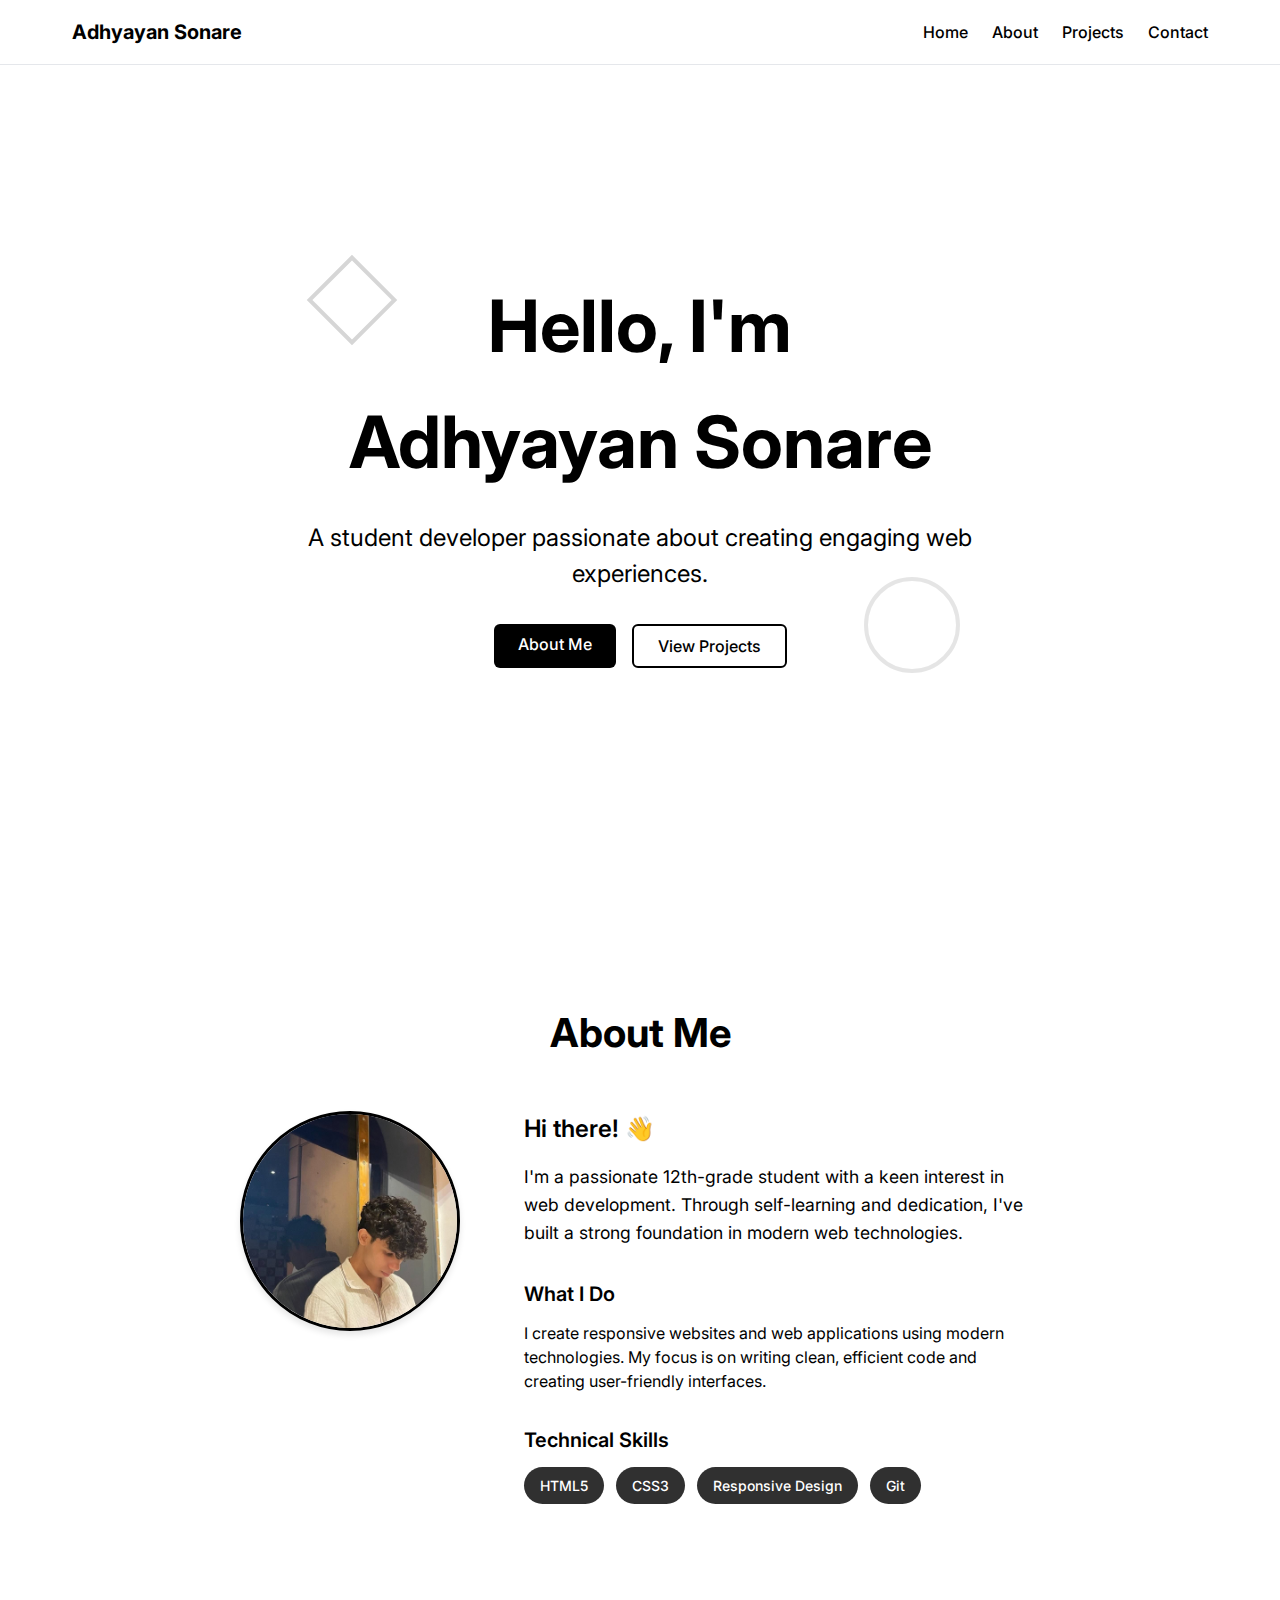
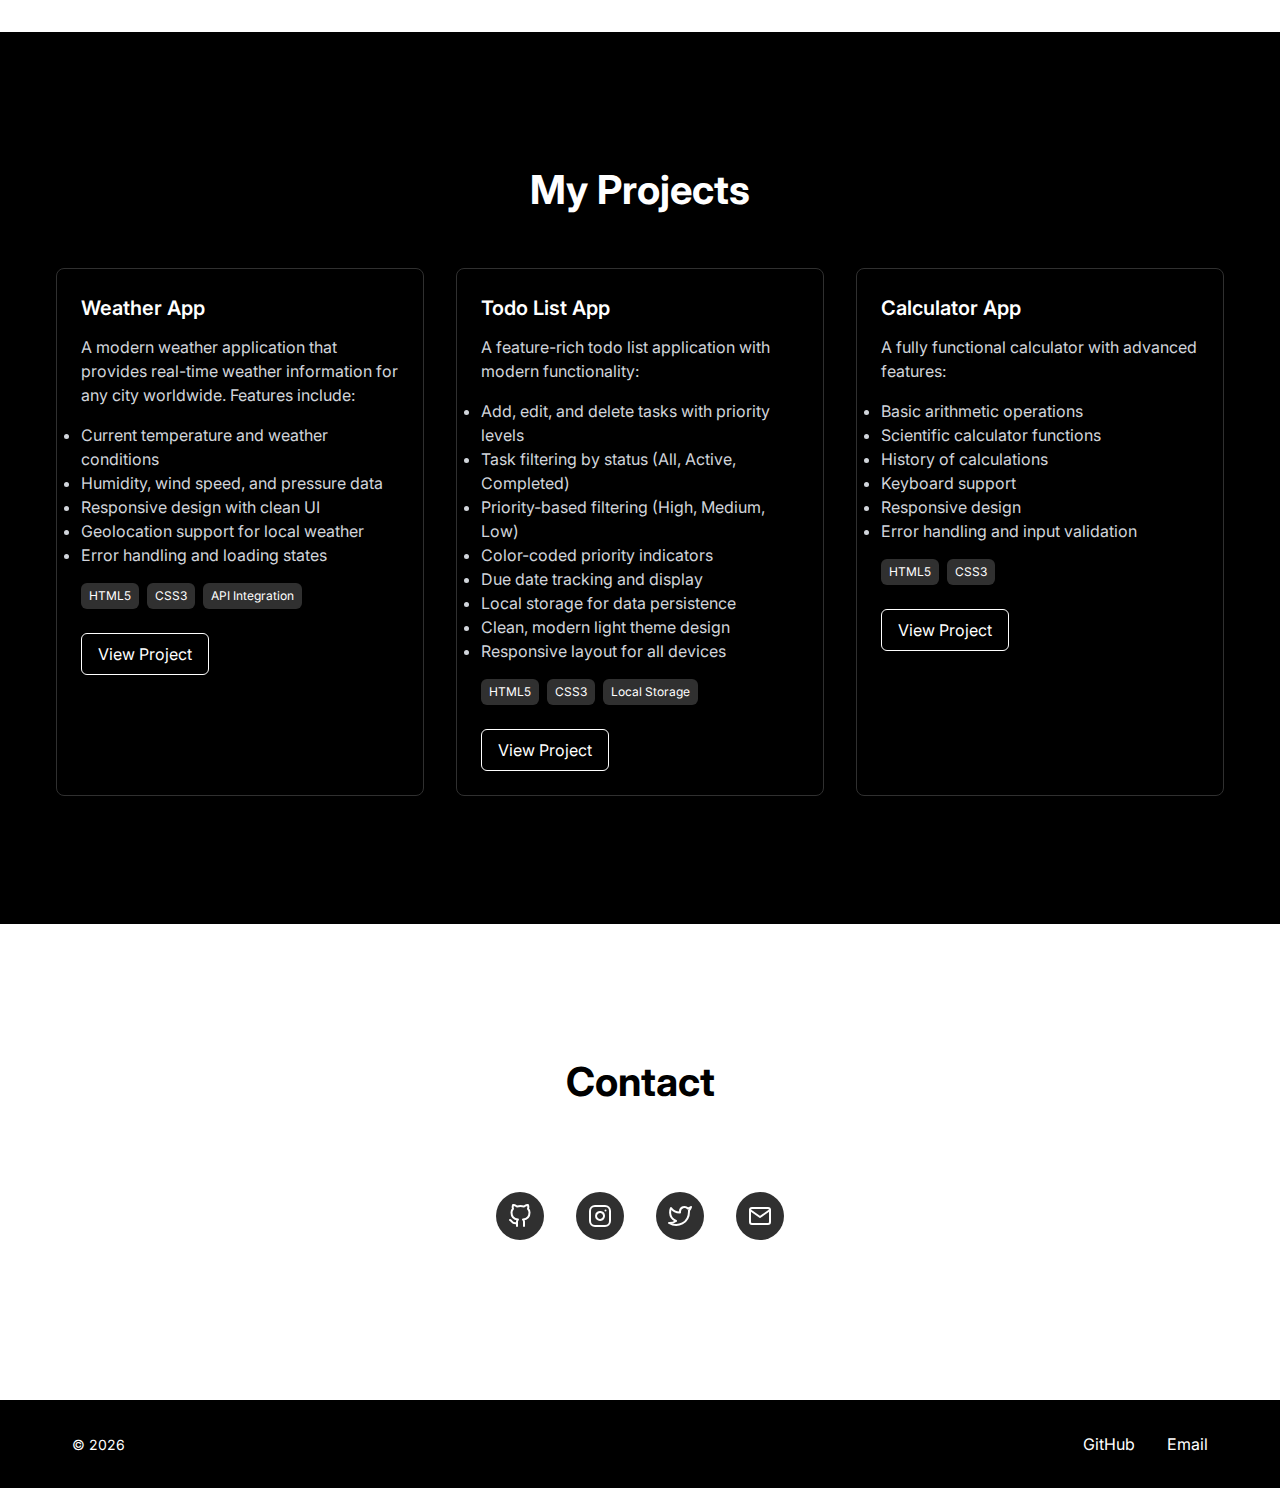
<file: index.html>
<!DOCTYPE html>
<html lang="en">
<head>
  <meta charset="UTF-8">
  <meta name="viewport" content="width=device-width, initial-scale=1.0">
  <title>Adhyayan Sonare | Portfolio</title>
  <meta name="description" content="Personal portfolio website of Adhyayan Sonare, a student developer showcasing web projects built with HTML, CSS, and JavaScript.">
  <link rel="stylesheet" href="styles.css">
  <link href="https://fonts.googleapis.com/css2?family=Inter:wght@400;500;600;700&display=swap" rel="stylesheet">
</head>
<body>
  <!-- Navbar -->
  <nav class="navbar">
    <div class="nav-container">
      <div class="nav-content">
        <div class="nav-logo">
          <a href="/" class="logo-text">Adhyayan Sonare</a>
        </div>
        
        <!-- Desktop menu -->
        <div class="desktop-menu">
          <a href="#" class="nav-link">Home</a>
          <a href="#about" class="nav-link">About</a>
          <a href="#projects" class="nav-link">Projects</a>
          <a href="#contact" class="nav-link">Contact</a>
        </div>
        
        <!-- Mobile menu button -->
        <div class="mobile-menu-button">
          <button id="menu-toggle" aria-label="Toggle menu">
            <svg class="menu-icon" xmlns="http://www.w3.org/2000/svg" fill="none" viewBox="0 0 24 24" stroke="currentColor">
              <path id="menu-icon-bars" stroke-linecap="round" stroke-linejoin="round" stroke-width="2" d="M4 6h16M4 12h16M4 18h16"></path>
              <path id="menu-icon-close" class="hidden" stroke-linecap="round" stroke-linejoin="round" stroke-width="2" d="M6 18L18 6M6 6l12 12"></path>
            </svg>
          </button>
        </div>
      </div>
    </div>
    
    <!-- Mobile menu -->
    <div id="mobile-menu" class="mobile-menu hidden">
      <div class="mobile-menu-items">
        <a href="#" class="mobile-nav-link">Home</a>
        <a href="#about" class="mobile-nav-link">About</a>
        <a href="#projects" class="mobile-nav-link">Projects</a>
        <a href="#contact" class="mobile-nav-link">Contact</a>
      </div>
    </div>
  </nav>

  <main>
    <!-- Hero section -->
    <section class="hero">
      <div class="section-container hero-container">
        <h1 class="hero-title">
          <span class="hero-title-line">Hello, I'm</span>
          <span class="hero-title-line">Adhyayan Sonare</span>
        </h1>
        <p class="hero-subtitle">
          A student developer passionate about creating engaging web experiences.
        </p>
        <div class="hero-buttons">
          <a href="#about" class="btn btn-primary">About Me</a>
          <a href="#projects" class="btn btn-outline">View Projects</a>
        </div>
        
        <!-- Decorative elements -->
        <div class="decorative-square"></div>
        <div class="decorative-circle"></div>
      </div>
    </section>

    <!-- About section -->
    <section id="about" class="about">
      <div class="section-container">
        <h2 class="section-title">About Me</h2>
        
        <div class="about-content">
          <div class="profile-image-container">
            <img src="profile.jpg" alt="Adhyayan Sonare" class="profile-image">
          </div>
          
          <div class="about-text">
            <div class="about-intro">
              <h3 class="about-greeting">Hi there! 👋</h3>
              <p class="about-description">
                I'm a passionate 12th-grade student with a keen interest in web development. Through self-learning and dedication, I've built a strong foundation in modern web technologies.
              </p>
            </div>

            <div class="about-details">
              <div class="about-section">
                <h3 class="about-subtitle">What I Do</h3>
                <p>I create responsive websites and web applications using modern technologies. My focus is on writing clean, efficient code and creating user-friendly interfaces.</p>
              </div>

              <div class="about-section">
                <h3 class="about-subtitle">Technical Skills</h3>
                <div class="skills-container">
                  <span class="skill-tag">HTML5</span>
                  <span class="skill-tag">CSS3</span>
                  <span class="skill-tag">Responsive Design</span>
                  <span class="skill-tag">Git</span>
                </div>
              </div>
            </div>
          </div>
        </div>
      </div>
    </section>

    <!-- Projects section -->
    <section id="projects" class="projects">
      <div class="section-container">
        <h2 class="section-title">My Projects</h2>
        
        <div class="projects-grid">
          <!-- Project 1: Weather App -->
          <div class="project-card">
            <div class="project-content">
              <h3 class="project-title">Weather App</h3>
              <p class="project-description">
                A modern weather application that provides real-time weather information for any city worldwide. Features include:
              </p>
              <ul class="project-description">
                <li>Current temperature and weather conditions</li>
                <li>Humidity, wind speed, and pressure data</li>
                <li>Responsive design with clean UI</li>
                <li>Geolocation support for local weather</li>
                <li>Error handling and loading states</li>
              </ul>
              <div class="project-tags">
                <span class="project-tag">HTML5</span>
                <span class="project-tag">CSS3</span>
                <span class="project-tag">API Integration</span>
              </div>
              <a href="weather.html" class="project-link" target="_blank">View Project</a>
            </div>
          </div>

          <!-- Project 2: Todo List App -->
          <div class="project-card">
            <div class="project-content">
              <h3 class="project-title">Todo List App</h3>
              <p class="project-description">
                A feature-rich todo list application with modern functionality:
              </p>
              <ul class="project-description">
                <li>Add, edit, and delete tasks with priority levels</li>
                <li>Task filtering by status (All, Active, Completed)</li>
                <li>Priority-based filtering (High, Medium, Low)</li>
                <li>Color-coded priority indicators</li>
                <li>Due date tracking and display</li>
                <li>Local storage for data persistence</li>
                <li>Clean, modern light theme design</li>
                <li>Responsive layout for all devices</li>
              </ul>
              <div class="project-tags">
                <span class="project-tag">HTML5</span>
                <span class="project-tag">CSS3</span>
                <span class="project-tag">Local Storage</span>
              </div>
              <a href="todo-app.html" class="project-link" target="_blank">View Project</a>
            </div>
          </div>

          <!-- Project 3: Calculator App -->
          <div class="project-card">
            <div class="project-content">
              <h3 class="project-title">Calculator App</h3>
              <p class="project-description">
                A fully functional calculator with advanced features:
              </p>
              <ul class="project-description">
                <li>Basic arithmetic operations</li>
                <li>Scientific calculator functions</li>
                <li>History of calculations</li>
                <li>Keyboard support</li>
                <li>Responsive design</li>
                <li>Error handling and input validation</li>
              </ul>
              <div class="project-tags">
                <span class="project-tag">HTML5</span>
                <span class="project-tag">CSS3</span>
              </div>
              <a href="calculator.html" class="project-link" target="_blank">View Project</a>
            </div>
          </div>
        </div>
      </div>
    </section>

    <!-- Contact section -->
    <section id="contact" class="contact">
      <div class="section-container">
        <h2 class="section-title">Contact</h2>
        
        <div class="contact-info-container">
          <div class="contact-info">
            <a href="https://github.com/AdhyayanSonare" target="_blank" rel="noopener noreferrer" class="contact-link" aria-label="GitHub">
              <svg xmlns="http://www.w3.org/2000/svg" width="24" height="24" viewBox="0 0 24 24" fill="none" stroke="currentColor" stroke-width="2" stroke-linecap="round" stroke-linejoin="round">
                <path d="M9 19c-5 1.5-5-2.5-7-3m14 6v-3.87a3.37 3.37 0 0 0-.94-2.61c3.14-.35 6.44-1.54 6.44-7A5.44 5.44 0 0 0 20 4.77 5.07 5.07 0 0 0 19.91 1S18.73.65 16 2.48a13.38 13.38 0 0 0-7 0C6.27.65 5.09 1 5.09 1A5.07 5.07 0 0 0 5 4.77a5.44 5.44 0 0 0-1.5 3.78c0 5.42 3.3 6.61 6.44 7A3.37 3.37 0 0 0 9 18.13V22"></path>
              </svg>
            </a>

            <a href="https://instagram.com/adhyayan_sonare" target="_blank" rel="noopener noreferrer" class="contact-link" aria-label="Instagram">
              <svg xmlns="http://www.w3.org/2000/svg" width="24" height="24" viewBox="0 0 24 24" fill="none" stroke="currentColor" stroke-width="2" stroke-linecap="round" stroke-linejoin="round">
                <rect x="2" y="2" width="20" height="20" rx="5" ry="5"></rect>
                <path d="M16 11.37A4 4 0 1 1 12.63 8 4 4 0 0 1 16 11.37z"></path>
                <line x1="17.5" y1="6.5" x2="17.51" y2="6.5"></line>
              </svg>
            </a>

            <a href="https://twitter.com/AdhyayanSonare" target="_blank" rel="noopener noreferrer" class="contact-link" aria-label="Twitter">
              <svg xmlns="http://www.w3.org/2000/svg" width="24" height="24" viewBox="0 0 24 24" fill="none" stroke="currentColor" stroke-width="2" stroke-linecap="round" stroke-linejoin="round">
                <path d="M23 3a10.9 10.9 0 0 1-3.14 1.53 4.48 4.48 0 0 0-7.86 3v1A10.66 10.66 0 0 1 3 4s-4 9 5 13a11.64 11.64 0 0 1-7 2c9 5 20 0 20-11.5a4.5 4.5 0 0 0-.08-.83A7.72 7.72 0 0 0 23 3z"></path>
              </svg>
            </a>
            
            <a href="mailto:adhyayansonare15@gmail.com" class="contact-link" aria-label="Email">
              <svg xmlns="http://www.w3.org/2000/svg" width="24" height="24" viewBox="0 0 24 24" fill="none" stroke="currentColor" stroke-width="2" stroke-linecap="round" stroke-linejoin="round">
                <path d="M4 4h16c1.1 0 2 .9 2 2v12c0 1.1-.9 2-2 2H4c-1.1 0-2-.9-2-2V6c0-1.1.9-2 2-2z"></path>
                <polyline points="22,6 12,13 2,6"></polyline>
              </svg>
            </a>
          </div>
        </div>
      </div>
    </section>
  </main>

  <!-- Footer -->
  <footer class="footer">
    <div class="footer-container">
      <div class="footer-content">
        <div class="footer-copyright">
          <p class="copyright-text">
            &copy; <span id="current-year"></span>
          </p>
        </div>
        
        <div class="footer-links">
          <a href="https://github.com/AdhyayanSonare" target="_blank" rel="noopener noreferrer" class="footer-link">GitHub</a>
          <a href="https://linkedin.com" target="_blank" rel="noopener noreferrer" class="footer-link"></a>
          <a href="mailto:adhyayansonare15@gmail.com" class="footer-link">Email</a>
        </div>
      </div>
    </div>
  </footer>

  <script src="script.js"></script>
</body>
</html>
</file>
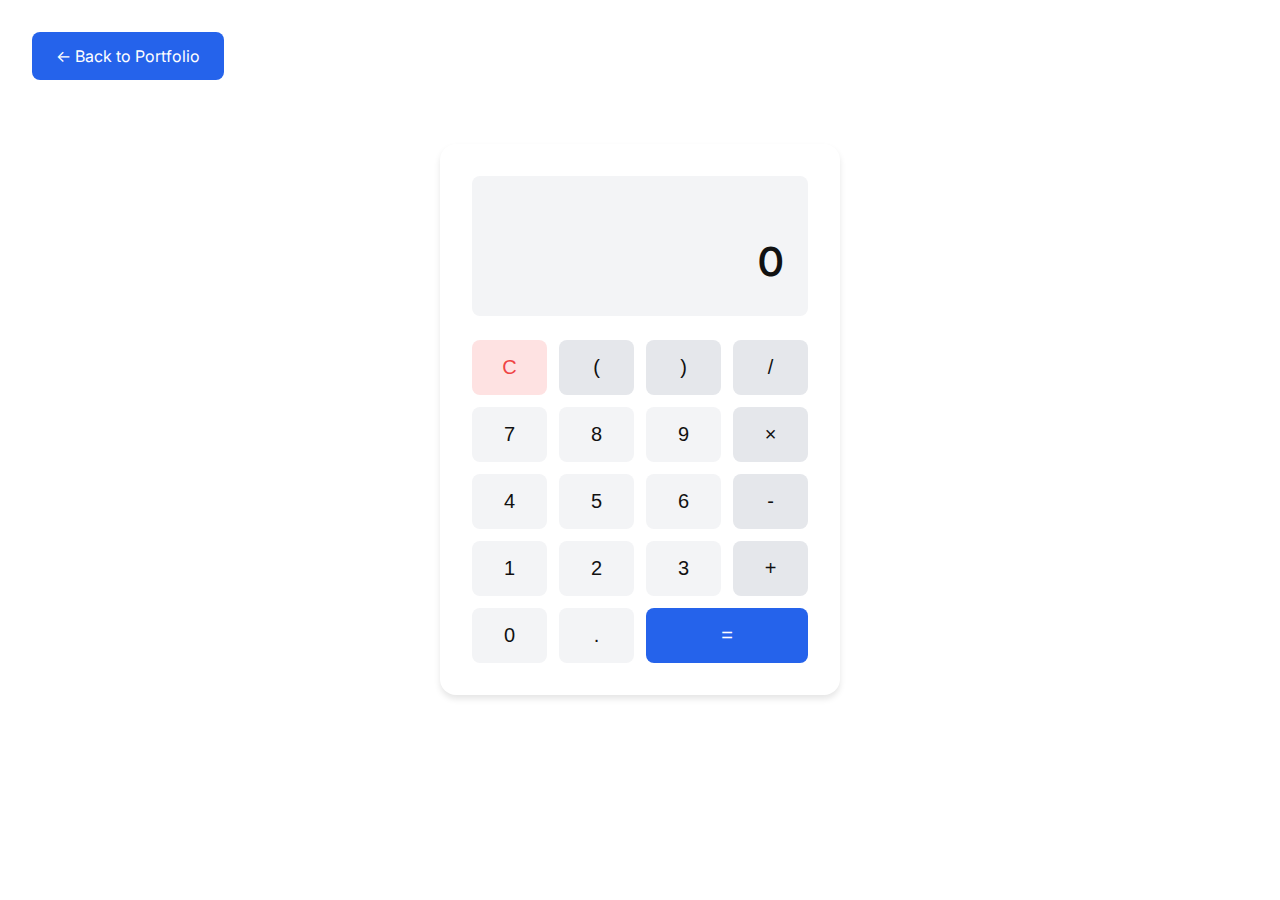
<file: calculator.html>
<!DOCTYPE html>
<html lang="en">
<head>
    <meta charset="UTF-8">
    <meta name="viewport" content="width=device-width, initial-scale=1.0">
    <title>Calculator - Adhyayan Sonaray</title>
    <link rel="stylesheet" href="styles.css">
    <link href="https://fonts.googleapis.com/css2?family=Inter:wght@400;500;600;700&display=swap" rel="stylesheet">
    <style>
        .calculator-container {
            max-width: 400px;
            margin: 2rem auto;
            padding: 2rem;
            background-color: #ffffff;
            border-radius: 1rem;
            box-shadow: 0 4px 6px rgba(0, 0, 0, 0.1);
        }

        .calculator-display {
            background-color: #f3f4f6;
            padding: 1.5rem;
            border-radius: 0.5rem;
            margin-bottom: 1.5rem;
            text-align: right;
            min-height: 80px;
        }

        .calculator-expression {
            font-size: 1.25rem;
            color: #6b7280;
            margin-bottom: 0.5rem;
            min-height: 24px;
        }

        .calculator-result {
            font-size: 2.5rem;
            font-weight: 600;
            color: #111111;
            word-wrap: break-word;
        }

        .calculator-buttons {
            display: grid;
            grid-template-columns: repeat(4, 1fr);
            gap: 0.75rem;
        }

        .calculator-button {
            padding: 1rem;
            font-size: 1.25rem;
            border: none;
            border-radius: 0.5rem;
            cursor: pointer;
            transition: background-color 0.2s ease;
            font-weight: 500;
        }

        .calculator-button.number {
            background-color: #f3f4f6;
            color: #111111;
        }

        .calculator-button.operator {
            background-color: #e5e7eb;
            color: #111111;
        }

        .calculator-button.equals {
            background-color: #2563eb;
            color: #ffffff;
            grid-column: span 2;
        }

        .calculator-button.clear {
            background-color: #fee2e2;
            color: #ef4444;
        }

        .calculator-button:hover {
            opacity: 0.9;
        }

        .calculator-button:active {
            transform: scale(0.95);
        }

        .back-button {
            display: inline-block;
            margin: 2rem;
            padding: 0.75rem 1.5rem;
            background-color: #2563eb;
            color: #ffffff;
            border-radius: 0.5rem;
            text-decoration: none;
            transition: background-color 0.3s ease;
        }

        .back-button:hover {
            background-color: #1d4ed8;
        }
    </style>
</head>
<body>
    <a href="index.html" class="back-button">← Back to Portfolio</a>
    
    <div class="calculator-container">
        <div class="calculator-display">
            <div class="calculator-expression" id="expression"></div>
            <div class="calculator-result" id="result">0</div>
        </div>

        <div class="calculator-buttons">
            <button class="calculator-button clear" onclick="clearCalculator()">C</button>
            <button class="calculator-button operator" onclick="appendOperator('(')">(</button>
            <button class="calculator-button operator" onclick="appendOperator(')')">)</button>
            <button class="calculator-button operator" onclick="appendOperator('/')">/</button>
            
            <button class="calculator-button number" onclick="appendNumber('7')">7</button>
            <button class="calculator-button number" onclick="appendNumber('8')">8</button>
            <button class="calculator-button number" onclick="appendNumber('9')">9</button>
            <button class="calculator-button operator" onclick="appendOperator('*')">×</button>
            
            <button class="calculator-button number" onclick="appendNumber('4')">4</button>
            <button class="calculator-button number" onclick="appendNumber('5')">5</button>
            <button class="calculator-button number" onclick="appendNumber('6')">6</button>
            <button class="calculator-button operator" onclick="appendOperator('-')">-</button>
            
            <button class="calculator-button number" onclick="appendNumber('1')">1</button>
            <button class="calculator-button number" onclick="appendNumber('2')">2</button>
            <button class="calculator-button number" onclick="appendNumber('3')">3</button>
            <button class="calculator-button operator" onclick="appendOperator('+')">+</button>
            
            <button class="calculator-button number" onclick="appendNumber('0')">0</button>
            <button class="calculator-button number" onclick="appendNumber('.')">.</button>
            <button class="calculator-button equals" onclick="calculate()">=</button>
        </div>
    </div>

    <script>
        let expression = '';
        let result = '0';

        const expressionElement = document.getElementById('expression');
        const resultElement = document.getElementById('result');

        function updateDisplay() {
            expressionElement.textContent = expression;
            resultElement.textContent = result;
        }

        function appendNumber(num) {
            expression += num;
            result = expression;
            updateDisplay();
        }

        function appendOperator(operator) {
            expression += operator;
            result = expression;
            updateDisplay();
        }

        function clearCalculator() {
            expression = '';
            result = '0';
            updateDisplay();
        }

        function calculate() {
            try {
                result = eval(expression).toString();
                expression = result;
                updateDisplay();
            } catch (error) {
                result = 'Error';
                expression = '';
                updateDisplay();
            }
        }
    </script>
</body>
</html>
</file>
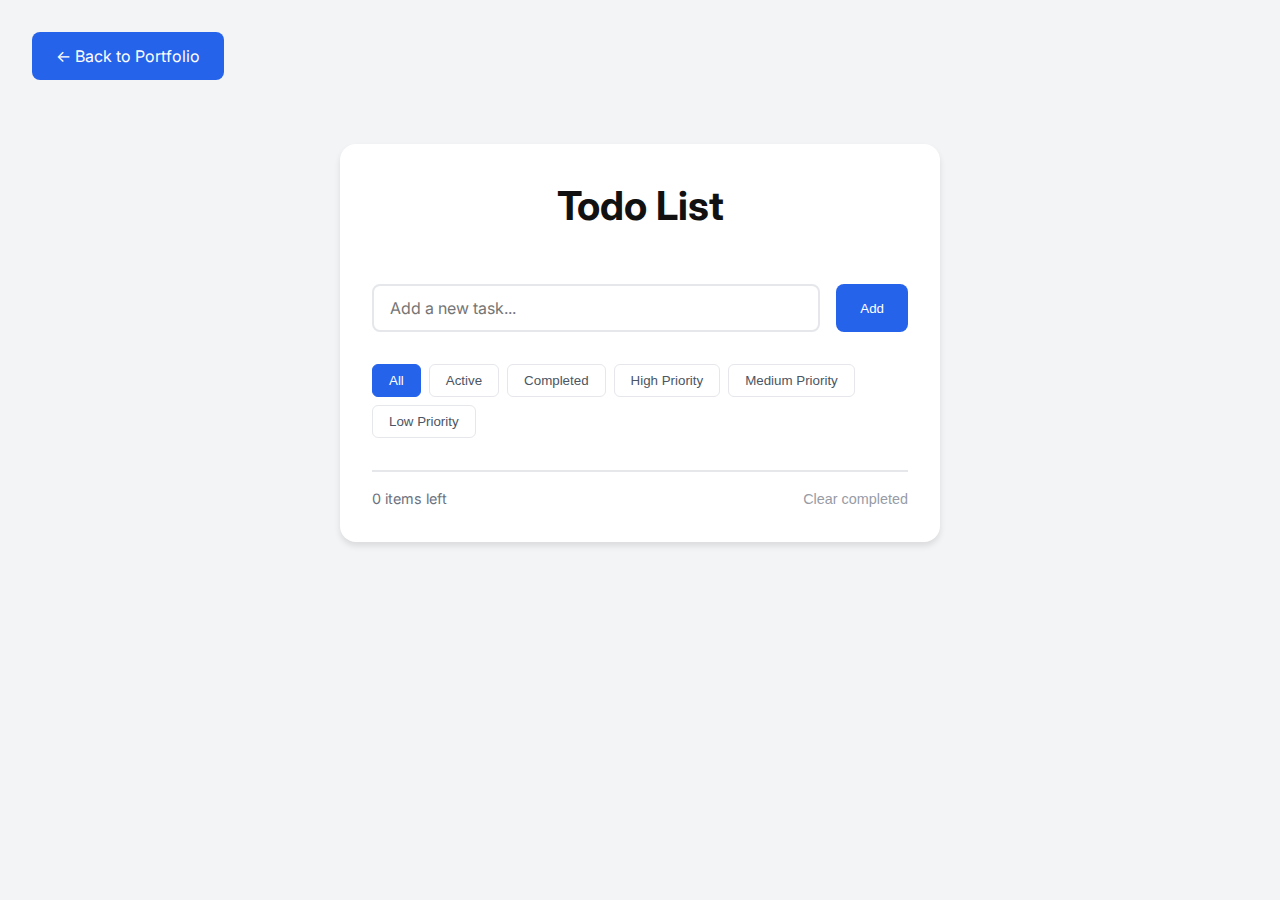
<file: todo-app.html>
<!DOCTYPE html>
<html lang="en">
<head>
    <meta charset="UTF-8">
    <meta name="viewport" content="width=device-width, initial-scale=1.0">
    <title>Todo List - Adhyayan Sonare</title>
    <link rel="stylesheet" href="styles.css">
    <link href="https://fonts.googleapis.com/css2?family=Inter:wght@400;500;600;700&display=swap" rel="stylesheet">
    <style>
        body {
            background-color: #f3f4f6;
            color: #111111;
        }

        .todo-container {
            max-width: 600px;
            margin: 2rem auto;
            padding: 2rem;
            background-color: #ffffff;
            border-radius: 1rem;
            box-shadow: 0 4px 6px rgba(0, 0, 0, 0.1);
        }

        .todo-header {
            text-align: center;
            margin-bottom: 2rem;
        }

        .todo-input-container {
            display: flex;
            gap: 1rem;
            margin-bottom: 2rem;
        }

        .todo-input {
            flex: 1;
            padding: 0.75rem 1rem;
            border: 2px solid #e5e7eb;
            border-radius: 0.5rem;
            font-size: 1rem;
            font-family: inherit;
            color: #111111;
        }

        .todo-input:focus {
            outline: none;
            border-color: #2563eb;
            box-shadow: 0 0 0 2px rgba(37, 99, 235, 0.1);
        }

        .todo-button {
            padding: 0.75rem 1.5rem;
            background-color: #2563eb;
            color: #ffffff;
            border: none;
            border-radius: 0.5rem;
            cursor: pointer;
            font-weight: 500;
            transition: background-color 0.3s ease;
        }

        .todo-button:hover {
            background-color: #1d4ed8;
        }

        .todo-filters {
            display: flex;
            gap: 0.5rem;
            margin-bottom: 1rem;
            flex-wrap: wrap;
        }

        .filter-button {
            padding: 0.5rem 1rem;
            border: 1px solid #e5e7eb;
            border-radius: 0.375rem;
            background-color: #ffffff;
            color: #4b5563;
            cursor: pointer;
            transition: all 0.2s ease;
        }

        .filter-button.active {
            background-color: #2563eb;
            color: #ffffff;
            border-color: #2563eb;
        }

        .todo-list {
            list-style: none;
            padding: 0;
            margin: 0;
        }

        .todo-item {
            display: flex;
            align-items: center;
            padding: 1rem;
            background-color: #f3f4f6;
            color: #111111;
            border-radius: 0.5rem;
            margin-bottom: 0.5rem;
            transition: transform 0.2s ease;
        }

        .todo-item:hover {
            transform: translateX(5px);
            background-color: #e5e7eb;
        }

        .todo-checkbox {
            margin-right: 1rem;
            width: 1.2rem;
            height: 1.2rem;
            cursor: pointer;
        }

        .todo-text {
            flex: 1;
            font-size: 1rem;
            color: #111111;
        }

        .todo-item.completed .todo-text {
            text-decoration: line-through;
            color: #6b7280;
        }

        .todo-priority {
            padding: 0.25rem 0.5rem;
            border-radius: 0.25rem;
            font-size: 0.75rem;
            margin-right: 0.5rem;
        }

        .priority-high {
            background-color: #fee2e2;
            color: #ef4444;
        }

        .priority-medium {
            background-color: #fef3c7;
            color: #d97706;
        }

        .priority-low {
            background-color: #dcfce7;
            color: #16a34a;
        }

        .todo-date {
            font-size: 0.875rem;
            color: #6b7280;
            margin-right: 0.5rem;
        }

        .todo-actions {
            display: flex;
            gap: 0.5rem;
        }

        .todo-edit {
            background: none;
            border: none;
            color: #2563eb;
            cursor: pointer;
            padding: 0.5rem;
            font-size: 1.2rem;
            opacity: 0.7;
            transition: opacity 0.2s ease;
        }

        .todo-delete {
            background: none;
            border: none;
            color: #ef4444;
            cursor: pointer;
            padding: 0.5rem;
            font-size: 1.2rem;
            opacity: 0.7;
            transition: opacity 0.2s ease;
        }

        .todo-edit:hover, .todo-delete:hover {
            opacity: 1;
        }

        .todo-stats {
            display: flex;
            justify-content: space-between;
            margin-top: 2rem;
            padding-top: 1rem;
            border-top: 2px solid #e5e7eb;
            color: #6b7280;
            font-size: 0.9rem;
        }

        .todo-clear {
            background: none;
            border: none;
            color: #6b7280;
            cursor: pointer;
            font-size: 0.9rem;
            opacity: 0.7;
            transition: opacity 0.2s ease;
        }

        .todo-clear:hover {
            opacity: 1;
        }

        .back-button {
            display: inline-block;
            margin: 2rem;
            padding: 0.75rem 1.5rem;
            background-color: #2563eb;
            color: #ffffff;
            border-radius: 0.5rem;
            text-decoration: none;
            transition: background-color 0.3s ease;
        }

        .back-button:hover {
            background-color: #1d4ed8;
        }
    </style>
</head>
<body>
    <a href="index.html" class="back-button">← Back to Portfolio</a>
    
    <div class="todo-container">
        <div class="todo-header">
            <h1 class="section-title">Todo List</h1>
        </div>
        
        <div class="todo-input-container">
            <input 
                type="text" 
                class="todo-input" 
                placeholder="Add a new task..."
                id="todo-input"
            >
            <button class="todo-button" id="add-button">Add</button>
        </div>

        <div class="todo-filters">
            <button class="filter-button active" data-filter="all">All</button>
            <button class="filter-button" data-filter="active">Active</button>
            <button class="filter-button" data-filter="completed">Completed</button>
            <button class="filter-button" data-filter="high">High Priority</button>
            <button class="filter-button" data-filter="medium">Medium Priority</button>
            <button class="filter-button" data-filter="low">Low Priority</button>
        </div>

        <ul class="todo-list" id="todo-list">
            <!-- Todo items will be added here dynamically -->
        </ul>

        <div class="todo-stats">
            <span id="todo-count">0 items left</span>
            <button class="todo-clear" id="clear-completed">Clear completed</button>
        </div>
    </div>

    <script>
        const todoInput = document.getElementById('todo-input');
        const addButton = document.getElementById('add-button');
        const todoList = document.getElementById('todo-list');
        const todoCount = document.getElementById('todo-count');
        const clearCompleted = document.getElementById('clear-completed');
        const filterButtons = document.querySelectorAll('.filter-button');

        // Load todos from localStorage
        let todos = JSON.parse(localStorage.getItem('todos')) || [];
        let currentFilter = 'all';

        function saveTodos() {
            localStorage.setItem('todos', JSON.stringify(todos));
        }

        function updateTodoCount() {
            const remainingTodos = todos.filter(todo => !todo.completed).length;
            todoCount.textContent = `${remainingTodos} item${remainingTodos !== 1 ? 's' : ''} left`;
        }

        function getPriorityColor(priority) {
            switch(priority) {
                case 'high': return 'priority-high';
                case 'medium': return 'priority-medium';
                case 'low': return 'priority-low';
                default: return '';
            }
        }

        function createTodoElement(todo) {
            const li = document.createElement('li');
            li.className = `todo-item ${todo.completed ? 'completed' : ''}`;
            
            li.innerHTML = `
                <input type="checkbox" class="todo-checkbox" ${todo.completed ? 'checked' : ''}>
                <span class="todo-priority ${getPriorityColor(todo.priority)}">${todo.priority}</span>
                <span class="todo-text">${todo.text}</span>
                <span class="todo-date">${todo.dueDate || 'No due date'}</span>
                <div class="todo-actions">
                    <button class="todo-edit">✎</button>
                    <button class="todo-delete">×</button>
                </div>
            `;

            const checkbox = li.querySelector('.todo-checkbox');
            const deleteButton = li.querySelector('.todo-delete');
            const editButton = li.querySelector('.todo-edit');

            checkbox.addEventListener('change', () => {
                todo.completed = checkbox.checked;
                li.classList.toggle('completed', todo.completed);
                saveTodos();
                updateTodoCount();
            });

            deleteButton.addEventListener('click', () => {
                li.remove();
                todos = todos.filter(t => t !== todo);
                saveTodos();
                updateTodoCount();
            });

            editButton.addEventListener('click', () => {
                const newText = prompt('Edit task:', todo.text);
                if (newText !== null && newText.trim() !== '') {
                    todo.text = newText.trim();
                    li.querySelector('.todo-text').textContent = newText.trim();
                    saveTodos();
                }
            });

            return li;
        }

        function addTodo(text) {
            if (text.trim() === '') return;
            
            const todo = {
                text: text.trim(),
                completed: false,
                priority: 'medium',
                dueDate: null,
                createdAt: new Date().toISOString()
            };
            
            todos.push(todo);
            todoList.appendChild(createTodoElement(todo));
            saveTodos();
            updateTodoCount();
            todoInput.value = '';
        }

        function filterTodos() {
            todoList.innerHTML = '';
            let filteredTodos = todos;

            switch(currentFilter) {
                case 'active':
                    filteredTodos = todos.filter(todo => !todo.completed);
                    break;
                case 'completed':
                    filteredTodos = todos.filter(todo => todo.completed);
                    break;
                case 'high':
                    filteredTodos = todos.filter(todo => todo.priority === 'high');
                    break;
                case 'medium':
                    filteredTodos = todos.filter(todo => todo.priority === 'medium');
                    break;
                case 'low':
                    filteredTodos = todos.filter(todo => todo.priority === 'low');
                    break;
            }

            filteredTodos.forEach(todo => {
                todoList.appendChild(createTodoElement(todo));
            });
        }

        filterButtons.forEach(button => {
            button.addEventListener('click', () => {
                filterButtons.forEach(btn => btn.classList.remove('active'));
                button.classList.add('active');
                currentFilter = button.dataset.filter;
                filterTodos();
            });
        });

        function renderTodos() {
            todoList.innerHTML = '';
            todos.forEach(todo => {
                todoList.appendChild(createTodoElement(todo));
            });
            updateTodoCount();
        }

        addButton.addEventListener('click', () => {
            addTodo(todoInput.value);
        });

        todoInput.addEventListener('keypress', (e) => {
            if (e.key === 'Enter') {
                addTodo(todoInput.value);
            }
        });

        clearCompleted.addEventListener('click', () => {
            todos = todos.filter(todo => !todo.completed);
            renderTodos();
        });

        // Initial render
        renderTodos();
    </script>
</body>
</html>
</file>
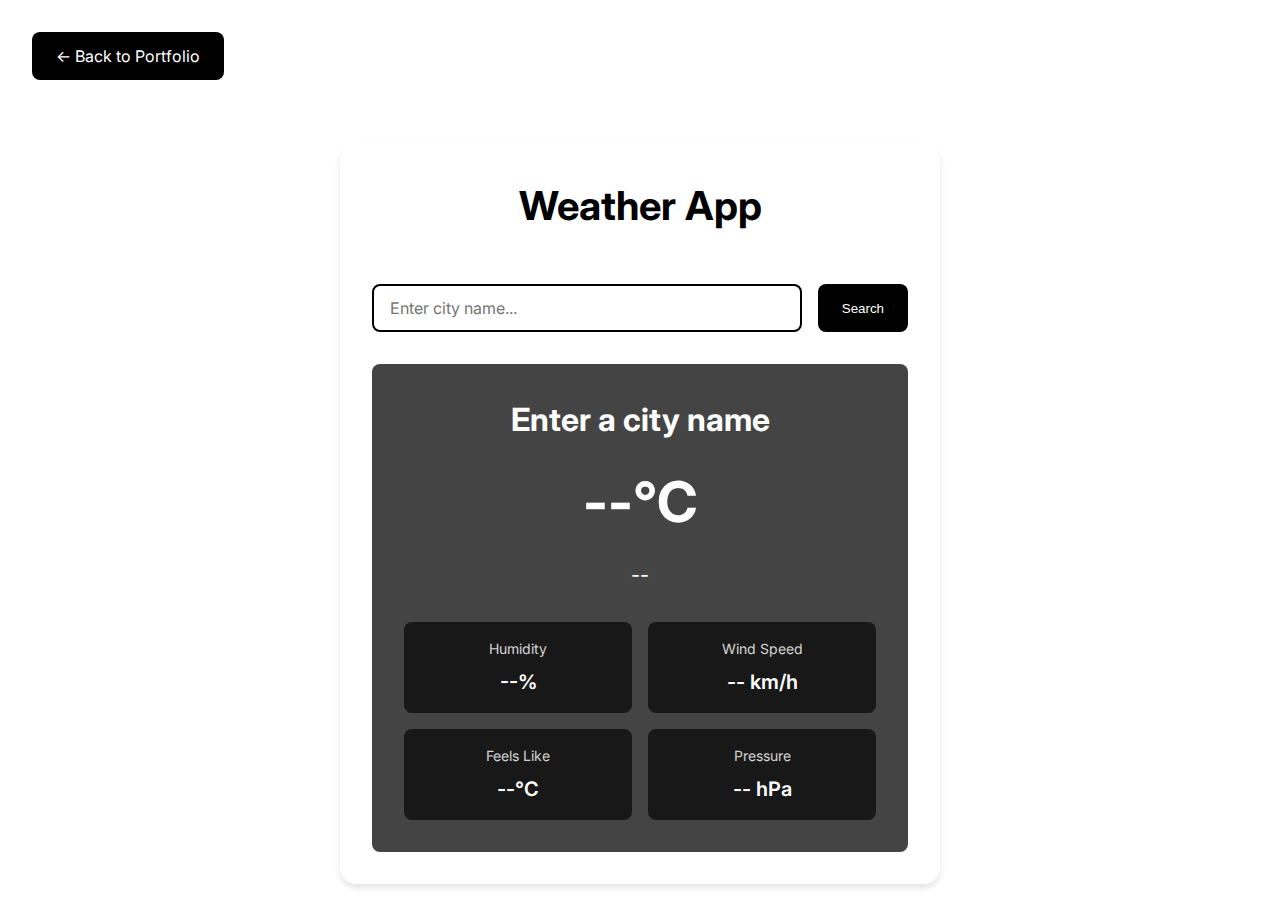
<file: weather-app.html>
<!DOCTYPE html>
<html lang="en">
<head>
    <meta charset="UTF-8">
    <meta name="viewport" content="width=device-width, initial-scale=1.0">
    <title>Weather App - Adhyayan Sonaray</title>
    <link rel="stylesheet" href="styles.css">
    <link href="https://fonts.googleapis.com/css2?family=Inter:wght@400;500;600;700&display=swap" rel="stylesheet">
    <style>
        .weather-container {
            max-width: 600px;
            margin: 2rem auto;
            padding: 2rem;
            background-color: var(--secondary);
            border-radius: 1rem;
            box-shadow: 0 4px 6px rgba(0, 0, 0, 0.1);
        }

        .weather-search {
            display: flex;
            gap: 1rem;
            margin-bottom: 2rem;
        }

        .weather-input {
            flex: 1;
            padding: 0.75rem 1rem;
            border: 2px solid var(--primary);
            border-radius: 0.5rem;
            font-size: 1rem;
            font-family: inherit;
        }

        .weather-input:focus {
            outline: none;
            box-shadow: 0 0 0 2px var(--accent);
        }

        .weather-button {
            padding: 0.75rem 1.5rem;
            background-color: var(--primary);
            color: var(--secondary);
            border: none;
            border-radius: 0.5rem;
            cursor: pointer;
            font-weight: 500;
            transition: background-color 0.3s ease;
        }

        .weather-button:hover {
            background-color: var(--accent);
        }

        .weather-info {
            text-align: center;
            padding: 2rem;
            background-color: var(--accent);
            color: var(--secondary);
            border-radius: 0.5rem;
            opacity: 0.9;
        }

        .weather-city {
            font-size: 2rem;
            font-weight: bold;
            margin-bottom: 1rem;
        }

        .weather-temp {
            font-size: 3.5rem;
            font-weight: bold;
            margin-bottom: 1rem;
        }

        .weather-description {
            font-size: 1.25rem;
            margin-bottom: 1.5rem;
            text-transform: capitalize;
        }

        .weather-details {
            display: grid;
            grid-template-columns: repeat(2, 1fr);
            gap: 1rem;
            margin-top: 2rem;
        }

        .weather-detail-item {
            padding: 1rem;
            background-color: var(--primary);
            border-radius: 0.5rem;
        }

        .weather-detail-label {
            font-size: 0.875rem;
            opacity: 0.8;
            margin-bottom: 0.5rem;
        }

        .weather-detail-value {
            font-size: 1.25rem;
            font-weight: 600;
        }

        .weather-error {
            color: #ef4444;
            text-align: center;
            margin-top: 1rem;
            display: none;
        }

        .back-button {
            display: inline-block;
            margin: 2rem;
            padding: 0.75rem 1.5rem;
            background-color: var(--primary);
            color: var(--secondary);
            border-radius: 0.5rem;
            text-decoration: none;
            transition: background-color 0.3s ease;
        }

        .back-button:hover {
            background-color: var(--accent);
        }
    </style>
</head>
<body>
    <a href="index.html" class="back-button">← Back to Portfolio</a>
    
    <div class="weather-container">
        <h1 class="section-title">Weather App</h1>
        
        <div class="weather-search">
            <input 
                type="text" 
                class="weather-input" 
                placeholder="Enter city name..."
                id="city-input"
            >
            <button class="weather-button" id="search-button">Search</button>
        </div>

        <div class="weather-error" id="weather-error">
            City not found. Please try again.
        </div>

        <div class="weather-info" id="weather-info">
            <div class="weather-city">Enter a city name</div>
            <div class="weather-temp">--°C</div>
            <div class="weather-description">--</div>
            
            <div class="weather-details">
                <div class="weather-detail-item">
                    <div class="weather-detail-label">Humidity</div>
                    <div class="weather-detail-value" id="humidity">--%</div>
                </div>
                <div class="weather-detail-item">
                    <div class="weather-detail-label">Wind Speed</div>
                    <div class="weather-detail-value" id="wind-speed">-- km/h</div>
                </div>
                <div class="weather-detail-item">
                    <div class="weather-detail-label">Feels Like</div>
                    <div class="weather-detail-value" id="feels-like">--°C</div>
                </div>
                <div class="weather-detail-item">
                    <div class="weather-detail-label">Pressure</div>
                    <div class="weather-detail-value" id="pressure">-- hPa</div>
                </div>
            </div>
        </div>
    </div>

    <script>
        const API_KEY = 'f170abe618fd7725a4b61cd4eff628cc';
        const weatherInfo = document.getElementById('weather-info');
        const weatherError = document.getElementById('weather-error');
        const cityInput = document.getElementById('city-input');
        const searchButton = document.getElementById('search-button');

        async function getWeather(city) {
            try {
                const response = await fetch(
                    `https://api.openweathermap.org/data/2.5/weather?q=${city}&appid=${API_KEY}&units=metric`
                );
                
                if (!response.ok) {
                    throw new Error('City not found');
                }

                const data = await response.json();
                displayWeather(data);
                weatherError.style.display = 'none';
            } catch (error) {
                weatherError.style.display = 'block';
                console.error('Error fetching weather:', error);
            }
        }

        function displayWeather(data) {
            document.querySelector('.weather-city').textContent = data.name;
            document.querySelector('.weather-temp').textContent = `${Math.round(data.main.temp)}°C`;
            document.querySelector('.weather-description').textContent = data.weather[0].description;
            document.getElementById('humidity').textContent = `${data.main.humidity}%`;
            document.getElementById('wind-speed').textContent = `${data.wind.speed} km/h`;
            document.getElementById('feels-like').textContent = `${Math.round(data.main.feels_like)}°C`;
            document.getElementById('pressure').textContent = `${data.main.pressure} hPa`;
        }

        searchButton.addEventListener('click', () => {
            const city = cityInput.value.trim();
            if (city) {
                getWeather(city);
            }
        });

        cityInput.addEventListener('keypress', (e) => {
            if (e.key === 'Enter') {
                const city = cityInput.value.trim();
                if (city) {
                    getWeather(city);
                }
            }
        });
    </script>
</body>
</html>
</file>
<file: styles.css>
/* Base styles and variables */
:root {
  --primary: #000000;
  --secondary: #ffffff;
  --accent: #303030;
  --gray-200: #e5e7eb;
  --gray-300: #d1d5db;
  --foreground-rgb: 0, 0, 0;
  --background-rgb: 255, 255, 255;
}

* {
  margin: 0;
  padding: 0;
  box-sizing: border-box;
}

html {
  scroll-behavior: smooth;
}

body {
  font-family: 'Inter', sans-serif;
  color: var(--primary);
  background-color: var(--secondary);
  line-height: 1.5;
  min-height: 100vh;
}

a {
  text-decoration: none;
  color: inherit;
}

.hidden {
  display: none;
}

/* Common components and utility classes */
.section-container {
  max-width: 1200px;
  margin: 0 auto;
  padding: 64px 16px;
}

.section-title {
  font-size: 2rem;
  font-weight: bold;
  margin-bottom: 3rem;
  text-align: center;
}

@media (min-width: 768px) {
  .section-title {
    font-size: 2.5rem;
  }
}

.btn {
  display: inline-block;
  padding: 0.5rem 1.5rem;
  border-radius: 0.375rem;
  font-weight: 500;
  transition: all 0.3s ease;
  cursor: pointer;
}

.btn-primary {
  background-color: var(--primary);
  color: var(--secondary);
}

.btn-primary:hover {
  background-color: var(--accent);
}

.btn-outline {
  border: 2px solid var(--primary);
  color: var(--primary);
}

.btn-outline:hover {
  background-color: var(--primary);
  color: var(--secondary);
}

/* Navbar styles */
.navbar {
  width: 100%;
  border-bottom: 1px solid var(--gray-200);
  background-color: var(--secondary);
  color: var(--primary);
  position: sticky;
  top: 0;
  z-index: 100;
}

.nav-container {
  max-width: 1200px;
  margin: 0 auto;
  padding: 0 16px;
}

@media (min-width: 640px) {
  .nav-container {
    padding: 0 24px;
  }
}

@media (min-width: 1024px) {
  .nav-container {
    padding: 0 32px;
  }
}

.nav-content {
  display: flex;
  justify-content: space-between;
  align-items: center;
  height: 64px;
}

.nav-logo {
  display: flex;
  align-items: center;
}

.logo-text {
  font-weight: bold;
  font-size: 1.25rem;
}

.desktop-menu {
  display: none;
}

@media (min-width: 768px) {
  .desktop-menu {
    display: flex;
    align-items: center;
    margin-left: 1.5rem;
    gap: 1.5rem;
  }
}

.nav-link {
  font-weight: 500;
  transition: color 0.3s ease;
}

.nav-link:hover {
  color: var(--accent);
}

.mobile-menu-button {
  display: flex;
  align-items: center;
}

@media (min-width: 768px) {
  .mobile-menu-button {
    display: none;
  }
}

#menu-toggle {
  display: inline-flex;
  align-items: center;
  justify-content: center;
  padding: 0.5rem;
  border-radius: 0.375rem;
  color: var(--primary);
  background-color: transparent;
  border: none;
  cursor: pointer;
}

#menu-toggle:hover {
  color: var(--accent);
}

.menu-icon {
  height: 1.5rem;
  width: 1.5rem;
}

.mobile-menu {
  padding-top: 0.5rem;
  padding-bottom: 0.75rem;
  background-color: var(--secondary);
}

.mobile-menu-items {
  display: flex;
  flex-direction: column;
  padding: 0 16px;
  gap: 0.5rem;
}

.mobile-nav-link {
  display: block;
  padding: 0.5rem 0;
  transition: color 0.3s ease;
}

.mobile-nav-link:hover {
  color: var(--accent);
}

/* Hero section styles */
.hero {
  position: relative;
  background-color: var(--secondary);
  color: var(--primary);
}

.hero-container {
  display: flex;
  flex-direction: column;
  align-items: center;
  justify-content: center;
  min-height: 90vh;
  text-align: center;
}

.hero-title {
  font-size: 3rem;
  font-weight: bold;
  margin-bottom: 1.5rem;
}

.hero-title-line {
  display: block;
}

.hero-title-line:last-child {
  margin-top: 0.5rem;
}

@media (min-width: 768px) {
  .hero-title {
    font-size: 4.5rem;
  }
}

.hero-subtitle {
  font-size: 1.25rem;
  max-width: 42rem;
  margin-bottom: 2rem;
}

@media (min-width: 768px) {
  .hero-subtitle {
    font-size: 1.5rem;
  }
}

.hero-buttons {
  display: flex;
  flex-direction: column;
  gap: 1rem;
}

@media (min-width: 640px) {
  .hero-buttons {
    flex-direction: row;
  }
}

/* Decorative elements */
.decorative-square {
  display: none;
}

.decorative-circle {
  display: none;
}

@media (min-width: 768px) {
  .decorative-square {
    display: block;
    position: absolute;
    top: 25%;
    left: 25%;
    width: 4rem;
    height: 4rem;
    border: 4px solid var(--accent);
    opacity: 0.2;
    transform: rotate(45deg);
  }

  .decorative-circle {
    display: block;
    position: absolute;
    bottom: 25%;
    right: 25%;
    width: 6rem;
    height: 6rem;
    border: 4px solid var(--primary);
    border-radius: 50%;
    opacity: 0.1;
  }
}

/* About section styles */
.about {
  background-color: var(--secondary);
  color: var(--primary);
  padding: 4rem 0;
}

.about-content {
  max-width: 800px;
  margin: 0 auto;
  display: flex;
  flex-direction: column;
  align-items: center;
  gap: 2.5rem;
}

@media (min-width: 768px) {
  .about-content {
    flex-direction: row;
    align-items: flex-start;
    gap: 4rem;
  }
}

.profile-image-container {
  flex-shrink: 0;
}

.profile-image {
  width: 220px;
  height: 220px;
  border-radius: 50%;
  object-fit: cover;
  border: 3px solid var(--primary);
  box-shadow: 0 4px 6px rgba(0, 0, 0, 0.1);
}

.about-text {
  flex-grow: 1;
}

.about-intro {
  margin-bottom: 2rem;
  text-align: center;
}

@media (min-width: 768px) {
  .about-intro {
    text-align: left;
  }
}

.about-greeting {
  font-size: 1.5rem;
  font-weight: 600;
  color: var(--primary);
  margin-bottom: 1rem;
}

.about-description {
  font-size: 1.1rem;
  line-height: 1.6;
  color: var(--primary);
}

.about-details {
  display: flex;
  flex-direction: column;
  gap: 2rem;
}

.about-section {
  text-align: center;
}

@media (min-width: 768px) {
  .about-section {
    text-align: left;
  }
}

.about-subtitle {
  font-size: 1.25rem;
  font-weight: 600;
  color: var(--primary);
  margin-bottom: 0.75rem;
}

.about-section p {
  font-size: 1rem;
  line-height: 1.5;
  color: var(--primary);
}

.skills-container {
  display: flex;
  flex-wrap: wrap;
  gap: 0.75rem;
  justify-content: center;
}

@media (min-width: 768px) {
  .skills-container {
    justify-content: flex-start;
  }
}

.skill-tag {
  background-color: var(--accent);
  color: var(--secondary);
  padding: 0.5rem 1rem;
  border-radius: 9999px;
  font-size: 0.875rem;
  font-weight: 500;
  transition: transform 0.2s ease;
}

.skill-tag:hover {
  transform: translateY(-2px);
}

/* Projects section styles */
.projects {
  background-color: var(--primary);
  color: var(--secondary);
  padding: 4rem 0;
}

.projects-grid {
  display: grid;
  grid-template-columns: 1fr;
  gap: 2rem;
}

@media (min-width: 768px) {
  .projects-grid {
    grid-template-columns: 1fr 1fr;
  }
}

@media (min-width: 1024px) {
  .projects-grid {
    grid-template-columns: 1fr 1fr 1fr;
  }
}

.project-card {
  border: 1px solid var(--accent);
  border-radius: 0.5rem;
  overflow: hidden;
  transition: transform 0.3s ease;
}

.project-card:hover {
  transform: translateY(-0.5rem);
}

.project-content {
  padding: 1.5rem;
}

.project-title {
  font-size: 1.25rem;
  font-weight: 600;
  margin-bottom: 0.75rem;
}

.project-description {
  color: #d1d5db;
  margin-bottom: 1rem;
}

.project-tags {
  display: flex;
  flex-wrap: wrap;
  gap: 0.5rem;
  margin-bottom: 1.5rem;
}

.project-tag {
  display: inline-block;
  padding: 0.25rem 0.5rem;
  font-size: 0.75rem;
  background-color: var(--accent);
  border-radius: 0.375rem;
}

.project-link {
  display: inline-block;
  padding: 0.5rem 1rem;
  border: 1px solid var(--secondary);
  border-radius: 0.375rem;
  transition: all 0.3s ease;
}

.project-link:hover {
  background-color: var(--secondary);
  color: var(--primary);
}

/* Contact section styles */
.contact {
  background-color: var(--secondary);
  color: var(--primary);
  padding: 4rem 0;
}

.contact-form-container {
  max-width: 32rem;
  margin: 0 auto;
}

.contact-form {
  display: flex;
  flex-direction: column;
  gap: 1.5rem;
}

.form-group {
  display: flex;
  flex-direction: column;
}

.form-label {
  display: block;
  font-size: 0.875rem;
  font-weight: 500;
  margin-bottom: 0.25rem;
}

.form-input {
  width: 100%;
  padding: 0.5rem 1rem;
  border: 1px solid var(--gray-300);
  border-radius: 0.375rem;
  font-family: inherit;
  transition: all 0.3s ease;
}

.form-input:focus {
  outline: none;
  box-shadow: 0 0 0 2px var(--primary);
}

.submit-button {
  width: 100%;
  padding: 0.75rem 1rem;
  background-color: var(--primary);
  color: var(--secondary);
  border: none;
  border-radius: 0.375rem;
  font-weight: 500;
  cursor: pointer;
  transition: background-color 0.3s ease;
}

.submit-button:hover {
  background-color: var(--accent);
}

/* Footer styles */
.footer {
  background-color: var(--primary);
  color: var(--secondary);
  padding: 2rem 0;
}

.footer-container {
  max-width: 1200px;
  margin: 0 auto;
  padding: 0 16px;
}

@media (min-width: 768px) {
  .footer-container {
    padding: 0 32px;
  }
}

.footer-content {
  display: flex;
  flex-direction: column;
  justify-content: space-between;
  align-items: center;
}

@media (min-width: 768px) {
  .footer-content {
    flex-direction: row;
  }
}

.footer-copyright {
  margin-bottom: 1rem;
}

@media (min-width: 768px) {
  .footer-copyright {
    margin-bottom: 0;
  }
}

.copyright-text {
  font-size: 0.875rem;
}

.footer-links {
  display: flex;
  gap: 1rem;
}

.footer-link {
  color: var(--secondary);
  transition: color 0.3s ease;
}

.footer-link:hover {
  color: #d1d5db;
}

.contact-info-container {
  max-width: 300px;
  margin: 0 auto;
  padding: 2rem 0;
}

.contact-info {
  display: flex;
  justify-content: center;
  gap: 2rem;
}

.contact-link {
  display: flex;
  align-items: center;
  justify-content: center;
  width: 48px;
  height: 48px;
  border-radius: 50%;
  background-color: var(--accent);
  color: var(--secondary);
  transition: transform 0.3s ease, background-color 0.3s ease;
}

.contact-link:hover {
  transform: translateY(-3px);
  background-color: var(--primary);
}

.contact-link svg {
  width: 24px;
  height: 24px;
}

.contact-link span {
  font-size: 1.1rem;
  font-weight: 500;
}

@media (max-width: 768px) {
  .contact-info-container {
    padding: 1.5rem;
  }
  
  .contact-link {
    padding: 0.75rem;
  }
  
  .contact-link span {
    font-size: 1rem;
  }
}
</file>
